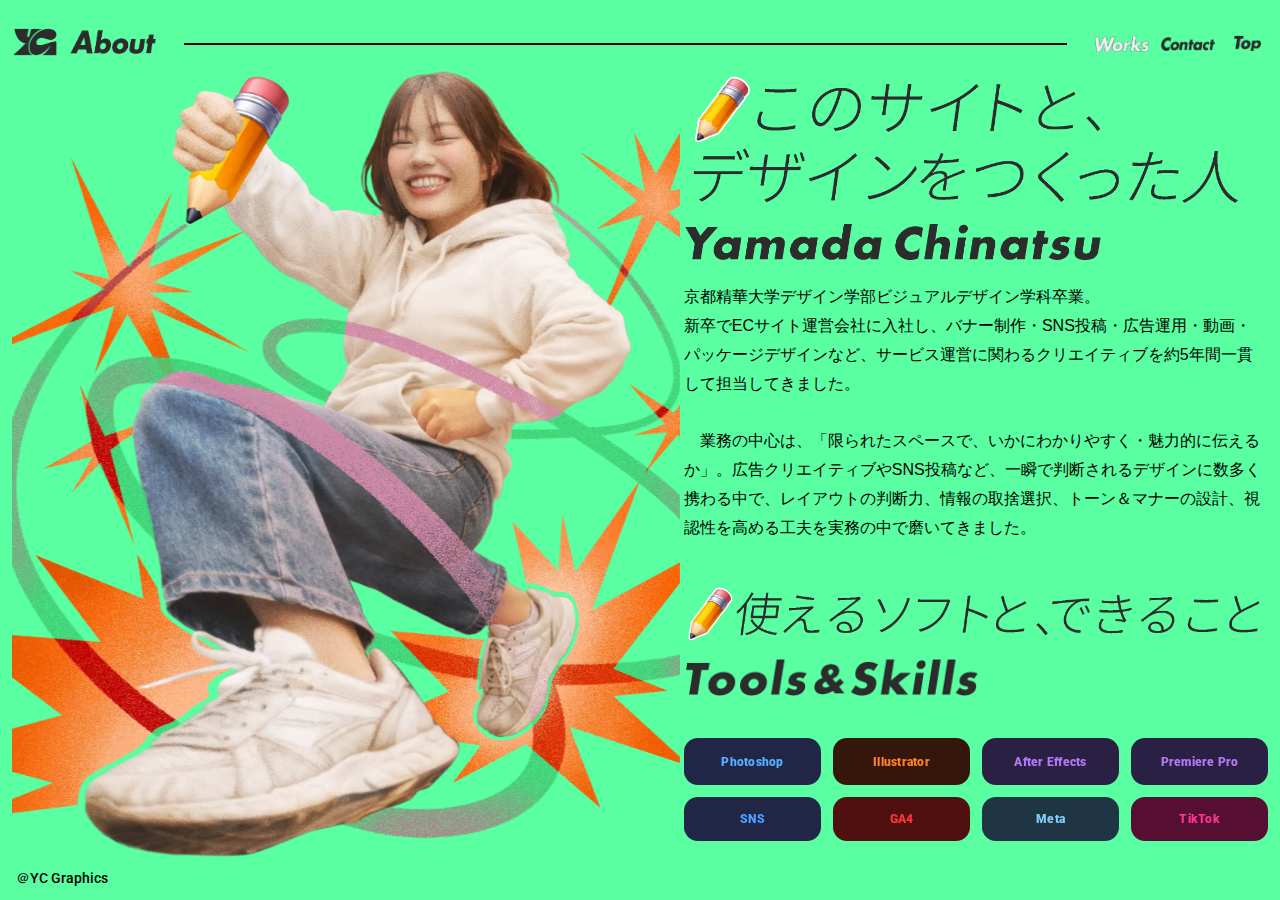
<file: about.html>
<!DOCTYPE html>
<html lang="ja">
<head>
  <meta charset="UTF-8" />
  <title>Detail 04 Page</title>
  <meta name="viewport" content="width=device-width, initial-scale=1" />
  <link rel="stylesheet" href="https://fonts.googleapis.com/css2?family=Kosugi&family=Roboto:wght@400;500;700;900&display=swap" />
  <style>
* { box-sizing: border-box; }
    html, body { height: 100%; 
      background: #59ffa1;}
    body {
      margin: 0;
      font-family:"Roboto","Kosugi",system-ui,-apple-system,BlinkMacSystemFont,"Helvetica Neue",Arial,sans-serif;
      background: #59ffa1;
      /* body を flex にすると、最大幅時にレイアウトが崩れやすいので通常の block に戻す */
      display: block;
    }
    /* contact.html / index.html と同じ考え方：一定幅以上は中央寄せ＋余白にする */
    .wrapper {
      width: 100%;
      max-width: 1500px;
      margin: 0 auto;
      padding: 12px;
      box-sizing: border-box;
      min-height: 100vh;
      display: flex;
      flex-direction: column;
    }
    

/* ===== HEADER ===== */
.header{
  display:flex;
  align-items:center;
  padding: 9px 0 0;
  gap:12px;
}

/* ロゴ（index.html基準のサイズ・比率で固定） */
.logo-link{
  display:block;
  position:relative;
  left:0px; /* align with paragraph/text column */
  top:-2px; /* keep current height alignment */
  width:46px;
  height:46px;
}
.logo-link img{
  width:100%;
  height:100%;
  display:block;
  object-fit:contain;
}

/* タイトル */
.page-title img{height:24px}

/* 黒線 */
.header-line{
  flex:1;
  height:2px;
  background:#000;
  margin:0 16px;
}

/* グローバルメニュー */
.nav{display:flex;gap:12px}
.nav-item{
  width:54px;
  height:28px;
}
.nav-item img{
  width:100%;
  height:100%;
  object-fit:contain;
}

/* Topのみ */
.nav-item.top{
  width:41px;
  height:16px;
  position:relative;
  top:5px;
}

.block {
      background: #cccccc;
      border-radius: 26px;
    }
    .logo {
      width: 46px;
      height: 46px;
      border-radius: 10px;
    }
    main.detail-layout {
      display: grid;
      grid-template-columns: 1.6fr 1.4fr;
      grid-template-rows: auto auto auto auto;
      grid-template-areas:
        "main text2"
        "main text3"
        "main title"
        "main thumbs";
      gap: 4px;
      flex:1 0 auto;
    }

    .main-visual {
      grid-area: main;
      /* 左ブロックを画像に置き換えるため */
      overflow: hidden;
      background: transparent;
      position: relative;
    }

    .main-visual .about-main-pic,
    .main-visual .about-main-pic img {
      width: 100%;
      height: 100%;
      display: block;
      transform-origin: center center;
      transition: transform 0.25s ease;
    }

    .about-main-pic img:hover{
      transform: scale(1.02) rotate(2deg);
    }
    .main-visual .about-main-pic img {
      object-fit: cover;
    }

    .text-secondary { grid-area:text2; min-height:18px; }
    .title-block { grid-area:title; min-height:18px; }

    .text-tertiary { grid-area:text3; }
    .thumb-grid {
      grid-area:thumbs;
      display:grid;
      grid-template-columns:repeat(4,1fr);
      gap:4px;
    }
    
    /* Tool grid (matches reference layout) */
    .thumb-grid.tool-grid{ gap:12px; }
    /* tool blocks */
.tool-pill{
  display:flex; align-items:center; justify-content:center;
  height: 44px;
  border-radius: 14px;
  font-weight: 900;
  font-size: 12px;
  letter-spacing: 0.02em;
  color: #fff; /* overridden per tool */
}
.tool-pill.ps{ background:#212647; color:#54b0ff; }
.tool-pill.ai{ background:#35160b; color:#ff8123; }
.tool-pill.ae{ background:#2a2044; color:#b377f4; }
.tool-pill.pr{ background:#2a2044; color:#b377f4; }
.tool-pill.sns{ background:#212647; color:#4ea0ff; }
.tool-pill.ga4{ background:#511010; color:#ff3636; }
.tool-pill.meta{ background:#203544; color:#7dceff; }
.tool-pill.tt{ background:#560f33; color:#ff3390; }
/* === Tool pills hover swap (label <-> description) === */
.tool-pill{
  position: relative;
  overflow: hidden;
}
.tool-pill .tool-label,
.tool-pill .tool-desc{
  position: absolute;
  inset: 0;
  display:flex;
  align-items:center;
  justify-content:center;
  padding: 0 10px;
  text-align:center;
  transition: opacity 0.22s ease, transform 0.22s ease;
  will-change: opacity, transform;
}
.tool-pill .tool-label{
  opacity: 1;
  transform: translateY(0);
}
.tool-pill .tool-desc{
  opacity: 0;
  transform: translateY(8px);
  white-space: nowrap;
}
.tool-pill:hover .tool-label,
.tool-pill:focus-visible .tool-label{
  opacity: 0;
  transform: translateY(-8px);
}
.tool-pill:hover .tool-desc,
.tool-pill:focus-visible .tool-desc{
  opacity: 1;
  transform: translateY(0);
}
.thumb-card {
      display:grid;
      grid-template-rows:3fr 1fr;
      gap:2px;
    }
    .thumb-image { background:#d5d5d5; border-radius:18px;}
    .thumb-caption { background:#d0d0d0; border-radius:18px;}

    .footer { margin-top:6px; height:22px;}

    @media (max-width:768px){
      .wrapper{padding:8px;}
      /* Keep TABLET layout between 601-768px (no layout swap).
         Only reduce minor sizes if needed. */
      .thumb-grid{ grid-template-columns:repeat(2,1fr); }
    }

    /* SP版のみ：左右ブロック配置を入れ替え（Tools側を左、プロフィール側を右） */
    @media (max-width:600px){
      main.detail-layout{
        grid-template-columns:1fr 1fr;
        grid-template-rows:auto auto auto;
        grid-template-areas:
          "main main"
          "title text2"
          "thumbs text3";
        gap: 8px;
        column-gap: 14px;

      }
      /* SPは右カラムが文章・左カラムがツール群なので、ツールは1列にして収まりを優先 */
      .thumb-grid{ grid-template-columns: repeat(2,1fr); }
    }


/* --- About hero image entry animation (<=3s) --- */
.about-main-pic img{
  /* 縮小 → 元サイズ + 途中で軽く回転 */
  animation: scaleTiltIn 2.4s cubic-bezier(.2,.9,.2,1) both;
  transform-origin: 50% 60%;
  will-change: transform;
}

/* 縮小→元サイズ、途中で軽く傾く */
@keyframes scaleTiltIn{
  0%   { transform: scale(0.85) rotate(0deg); }
  30%  { transform: scale(0.92) rotate(-6deg); }
  55%  { transform: scale(1.00) rotate(6deg); }
  75%  { transform: scale(1.00) rotate(-3deg); }
  100% { transform: scale(1.00) rotate(0deg); }
}

/* hover 時：軽く回転 */
.about-main-pic img:hover{
  transform: scale(1.02) rotate(2deg);
}


/* hover（アニメ終了後）: 少しだけ震える */
@keyframes hoverWiggle{
  0%   { transform: scale(1.02) rotate(0deg); }
  15%  { transform: scale(1.02) rotate(2deg); }
  30%  { transform: scale(1.02) rotate(-2deg); }
  45%  { transform: scale(1.02) rotate(1.5deg); }
  60%  { transform: scale(1.02) rotate(-1.5deg); }
  75%  { transform: scale(1.02) rotate(1deg); }
  100% { transform: scale(1.02) rotate(0deg); }
}

/* JSでアニメ終了後に .anim-done を付与してから hover を有効化 */
.about-main-pic img.anim-done:hover{
  animation: hoverWiggle 0.45s ease-in-out 1;
}
@media (prefers-reduced-motion: reduce){
  .about-main-pic img{ animation: none; }
  .about-main-pic img.anim-done:hover{ animation: none; }
}


/* --- About page right blocks (matched to screenshot) --- */
@import url('https://fonts.googleapis.com/css2?family=Noto+Sans+JP:wght@300;500;700&display=swap');

.block.text-secondary,
.block.text-tertiary,
.block.title-block,
.thumb-grid {
  background: transparent;
}

.about-title {
  display: flex;
  align-items: center;
  gap: 10px;
  margin: 0 0 10px 0;
}
  /* --- about heading image titles --- */
  .about-heading { display:flex; flex-direction: column; align-items:flex-start; gap: 10px; margin-bottom: 10px; }
  .about-heading-img { display:block; width: 100%; height: auto; max-width: 560px; }
  .about-heading-img--tools { display:block; width:100%; max-width: 720px; height:auto; }
  .tools-subtitle { display:block; width: min(418px,100%); height:auto; margin-top: 6px; }

  .name-sign { display:block; width: min(418px,100%); height:auto; margin-top: 10px; }
  /* prevent mysterious extra whitespace */
  .block.text-secondary, .block.title-block { padding: 0; }
  .block.text-tertiary { overflow: auto; min-height: 0;   border-radius:0;
    }
  .block.text-tertiary p { margin: 0; }
  .right-grid { min-height: 0; }
  main.detail-layout { min-height: 0; }


.about-title--small { margin-bottom: 0; }

.about-brush {
  width: 34px;
  height: auto;
  flex: 0 0 auto;
}

.about-heading {
  font-family: "Noto Sans JP", sans-serif;
  font-weight: 300;
  font-size: 32px;
  line-height: 1.1;
  margin: 0;
  letter-spacing: 0.02em;
}

.about-name {
  display: block;
  width: 220px;
  max-width: 100%;
  height: auto;
  margin-top: 12px;
}

.about-scroll {
  height: 100%;
  max-height: 100%;
  overflow: auto;
  padding-right: 6px;
}

.about-scroll p {
  font-family: "Noto Sans JP", sans-serif;
  font-weight: 300;
  font-size: 16px;
  line-height: 1.8;
  margin: 0;
}

.about-brackets {
  font-weight: 500;
}

/* custom scrollbar (webkit only) */
.about-scroll::-webkit-scrollbar { width: 8px; }
.about-scroll::-webkit-scrollbar-thumb { background: rgba(0,0,0,0.25); border-radius: 999px; }
.about-scroll::-webkit-scrollbar-track { background: rgba(0,0,0,0.08); border-radius: 999px; }

/* Skills grid */
.thumb-grid{
  display: grid;
  grid-template-columns: repeat(4, minmax(0, 1fr));
  gap: 10px;
  align-content: start;
}

.skill-col{
  display: flex;
  flex-direction: column;
  gap: 8px;
  min-width: 0;
}

.skill-head{
  font-family: "Noto Sans JP", sans-serif;
  font-weight: 700;
  font-size: 12px;
  padding: 10px 12px;
  border-radius: 12px;
  color: #fff;
  text-align: center;
}

.skill-head--ps{ background:#1d5cff; }
.skill-head--ai{ background:#ff7a00; }
.skill-head--ae{ background:#7a3cff; }
.skill-head--pr{ background:#0b1b5a; }

.skill-pills{
  display: grid;
  grid-template-columns: 1fr;
  gap: 6px;
}

.pill{
  font-family: "Noto Sans JP", sans-serif;
  font-weight: 500;
  font-size: 11px;
  padding: 8px 10px;
  border-radius: 999px;
  background: rgba(255,255,255,0.92);
  color: #111;
  text-align: center;
  white-space: nowrap;
  overflow: hidden;
  text-overflow: ellipsis;
}

.pill--light{
  background: rgba(255,255,255,0.78);
}

@media (max-width: 1024px){
  .about-heading{ font-size: 28px; }
  .thumb-grid{ grid-template-columns: repeat(2, minmax(0, 1fr)); }
}

@media (max-width: 600px){
  .about-wrapper{padding:20px;}
  .main-visual{min-height:46vh;}

  .text-content{font-size:13px; line-height:1.75;}

  /* tool pills: keep compact + inside the left column */
  .thumb-grid{grid-template-columns:1fr; gap:12px;}
  .thumb-grid.tool-grid{max-width:260px; margin:0 auto;}
  .pill{padding:12px 16px; border-radius:18px;}

  /* headings: keep same scale + avoid oversized tools subtitle */
  .about-heading-img,
  .about-heading-img--tools{max-width:260px; width:100%; height:auto;}

  .tools-subtitle{max-width:260px; width:80%; height:auto; margin:6px 0;}
}



    /* spacing tweak: keep ~20px between text blocks on PC/tablet */
    @media (min-width: 769px){
      .text-tertiary{ margin-top: 20px; }
    }
    @media (max-width: 600px){
      .text-tertiary{ margin-top: 12px; }
    }

/* === spacing tighten patch === */
@media (min-width: 769px){
  .text-secondary { margin-bottom: 10px !important; }
  .text-tertiary { margin-top: 10px !important; margin-bottom: 10px !important; }
  .title-block   { margin-top: 10px !important; margin-bottom: 10px !important; }
  .thumb-grid    { margin-top: 10px !important; }
}

/* tool block thickness +5px */
.tool-pill.top{ min-height: 47px !important; padding: 12px 8px !important; }
.tool-pill.mid{ min-height: 41px !important; padding: 11px 8px !important; }


/* === PC only tighter spacing override === */
@media (min-width: 1025px){
  /* PC: tighten gaps */
  .right-block-1 { margin-bottom: 0px !important; }
  .right-block-2 { margin-top: 10px !important; margin-bottom: 0px !important; }
  .right-block-3 { margin-top: 20px !important; margin-bottom: 0px !important; }
  .right-tools   { margin-top: 12px !important; }
}
.right-block-2 { margin-top: 10px !important; margin-bottom: 10px !important; }
  .right-block-3 { margin-top: 10px !important; margin-bottom: 10px !important; }
  .right-tools   { margin-top: 10px !important; }


/* === Override 2026-01-15 (PC & Tablet spacing + Tablet fit) === */
@media (min-width: 1025px){
  /* tighten gap between name and paragraph (PC only) */
  .text-secondary{ margin-bottom: 0 !important; }
  .text-tertiary{ margin-top: 0 !important; }

  /* keep Tools & Skills image small (PC only) */
  .tools-subtitle{
    /* Keep Tools & Skills size aligned with name-sign on PC */
    width: min(418px, 100%) !important;
    max-width: 418px !important;
  }
  /* keep profile text from pushing layout on PC */
  .about-scroll{ max-height: 260px !important; }
}


@media (min-width: 769px) and (max-width: 1024px){
  /* tighten gap between name and paragraph (Tablet only) */
  .text-secondary{ margin-bottom: 10px !important; }
  .text-tertiary{ margin-top: 0 !important; }

  /* Make everything fit within first view on tablet */
  .about-scroll{
    max-height: 220px !important;
  }
  .about-scroll p{
    font-size: 13px !important;
    line-height: 1.9 !important;
  }

  .thumb-grid.tool-grid{
    row-gap: 10px !important;
    column-gap: 10px !important;
  }
  .tool-pill{
    height: 40px !important;
    font-size: 12px !important;
    padding: 10px 14px !important;
  }

  .footer{
    margin-top: 6px !important;
    font-size: 12px !important;
  }
  /* Tools & Skills image: 80% on tablet */
  .tools-subtitle{ width: min(334px, 100%) !important; max-width: 334px !important; }
}


/* === SP only fix (two-column tools + keep @YC Graphics visible) === */
@media (max-width: 600px){
  /* tools: 2 columns (requested) */
  .thumb-grid.tool-grid{
    grid-template-columns: repeat(2, minmax(0, 1fr)) !important;
    gap: 10px !important;
    max-width: none !important;
    margin: 0 !important;
  }
  /* compact pill height so everything can fit */
  .tool-pill{
    height: 40px !important;
    font-size: 11px !important;
    border-radius: 16px !important;
    padding: 10px 8px !important;
  }

  /* slightly reduce the hero height on SP to free vertical space */
  .main-visual{ min-height: 32vh !important; }

  /* keep headings compact on SP */
  .about-heading-img,
  .about-heading-img--tools{
    max-width: 200px !important;
  }
  /* Keep Tools & Skills image the SAME width as the name-sign on SP */
  .name-sign{
    width: 100% !important;
    max-width: 200px !important;
    height: auto !important;
    margin-top: 6px !important;
  }
  .tools-subtitle{
    width: 100% !important;
    max-width: 200px !important;
    height: auto !important;
    margin-top: 4px !important;
  }

  /* text box: limit height so it doesn't push footer out */
  .about-scroll{ max-height: 180px !important; }

  /* make sure footer is always visible without scrolling */
  .wrapper{ padding-bottom: 40px !important; }
  .footer{
    position: fixed !important;
    left: 0 !important;
    right: 0 !important;
    bottom: 0 !important;
    margin: 0 !important;
    height: auto !important;
    z-index: 999 !important;
    background: transparent !important;
    pointer-events: none; /* keep it purely visual */
  }
  .footer > div{
    font-size: 12px !important;
    padding: 6px 12px !important;
  }
}


/* SP用：編集ソフト＆できること 画像差し替え */
.about-heading-img--tools-sp{
  display:none;
  width:100%;
  max-width: 720px;
  height:auto;
}
@media (max-width: 600px){
  .about-heading-img--tools{ display:none; }
  .about-heading-img--tools-sp{ display:block; }
}


@media (max-width: 600px){
  /* final alignment polish: align with Tools & Skills baseline */
  .name-sign{
    margin-top: 12px !important;
  }
}

</style>
</head>
<body>
<div class="wrapper">
  <header class="header">
  <a href="index.html" class="logo-link">
    <img src="picture/logo-top.webp" alt="logo">
  </a>
  <div class="page-title">
    <img src="picture/about-B.webp" alt="about">
  </div>
  <div class="header-line"></div>
  <nav class="nav">
    <a class="nav-item" href="works.html">
      <img src="picture/works-B.webp" alt="works">
    </a>
    <a class="nav-item" href="contact.html">
      <img src="picture/contact-B.webp" alt="contact">
    </a>
    <a class="nav-item top" href="index.html">
      <img src="picture/top-B.webp" alt="top">
    </a>
  </nav>
</header>

  <main class="detail-layout">
    <section class="block main-visual">
      <picture class="about-main-pic">
        <!-- SP -->
        <source media="(max-width: 600px)" srcset="picture/about-model(SP).webp">
        <!-- Tablet -->
        <source media="(max-width: 1024px)" srcset="picture/about-model(tablet).webp">
        <!-- PC -->
        <img src="picture/about-model(PC).webp" alt="About image">
      </picture>
    </section>
    <section class="block text-secondary">
        <div class="about-heading">
          <img src="picture/about-text1.webp" alt="このサイトと、デザインをつくった人" class="about-heading-img">
        </div>
        <img class="name-sign" src="picture/about-name.webp" alt="Yamada Chinatsu"></section>
    <section class="block text-tertiary">
        <div class="about-scroll" aria-label="プロフィール本文">
          <p>京都精華大学デザイン学部ビジュアルデザイン学科卒業。<br>
新卒でECサイト運営会社に入社し、バナー制作・SNS投稿・広告運用・動画・パッケージデザインなど、サービス運営に関わるクリエイティブを約5年間一貫して担当してきました。<br><br>
　業務の中心は、「限られたスペースで、いかにわかりやすく・魅力的に伝えるか」。広告クリエイティブやSNS投稿など、一瞬で判断されるデザインに数多く携わる中で、レイアウトの判断力、情報の取捨選択、トーン＆マナーの設計、視認性を高める工夫を実務の中で磨いてきました。<br><br>
　また、制作だけでなく、数値や反応を見ながら改善する運用視点を持ち、「作って終わり」ではなく、どうすれば届くか・どうすれば使われるかを考えながらデザインしています。<br><br>
　今後も、ブランドやサービスの背景に寄り添いながら、見る人が思わず目を留め、自然と行動につながるデザインを、チームの一員として丁寧に積み重ねていきたいと考えています。</p>
        </div>
      </section>
    <section class="block title-block">
        <div class="about-heading">
          <img src="picture/about-text2.webp" alt="編集ソフト＆できること" class="about-heading-img about-heading-img--tools">
          <img src="picture/about-text1(SP).webp" alt="編集ソフト＆できること" class="about-heading-img about-heading-img--tools-sp">
        <img class="tools-subtitle" src="picture/about-title2.webp" alt="Tools &amp; Skills">
</div></section>
    
    <section class="thumb-grid tool-grid">
          <div class="tool-pill top ps" tabindex="0"><span class="tool-label">Photoshop</span><span class="tool-desc">レタッチ/イラスト</span></div>
          <div class="tool-pill top ai" tabindex="0"><span class="tool-label">Illustrator</span><span class="tool-desc">DTP/WEB</span></div>
          <div class="tool-pill top ae" tabindex="0"><span class="tool-label">After Effects</span><span class="tool-desc">動画編集</span></div>
          <div class="tool-pill top pr" tabindex="0"><span class="tool-label">Premiere Pro</span><span class="tool-desc">動画編集</span></div>

          <div class="tool-pill mid sns" tabindex="0"><span class="tool-label">SNS</span><span class="tool-desc">広告運用・インサイト分析</span></div>
          <div class="tool-pill mid ga4" tabindex="0"><span class="tool-label">GA4</span><span class="tool-desc">広告運用</span></div>
          <div class="tool-pill mid meta" tabindex="0"><span class="tool-label">Meta</span><span class="tool-desc">広告・投稿運用</span></div>
          <div class="tool-pill mid tt" tabindex="0"><span class="tool-label">TikTok</span><span class="tool-desc">投稿運用</span></div>
        </section>

  </main>

  <footer class="block footer" style="background:transparent !important;">
  <div style="padding:4px;font-size:14px;font-weight:500;font-family:'Roboto','Kosugi',sans-serif;text-align:left;">
    ＠YC Graphics
  </div>
</footer>
</div>

<script>
  // entry animation が終わった後に hover の「震え」を有効化
  window.addEventListener('DOMContentLoaded', () => {
    const img = document.querySelector('.about-main-pic img');
    if (!img) return;
    setTimeout(() => {
      img.classList.add('anim-done');
    }, 2400); // scaleTiltIn 2.4s
  });
</script>

</body>
</html>
</file>
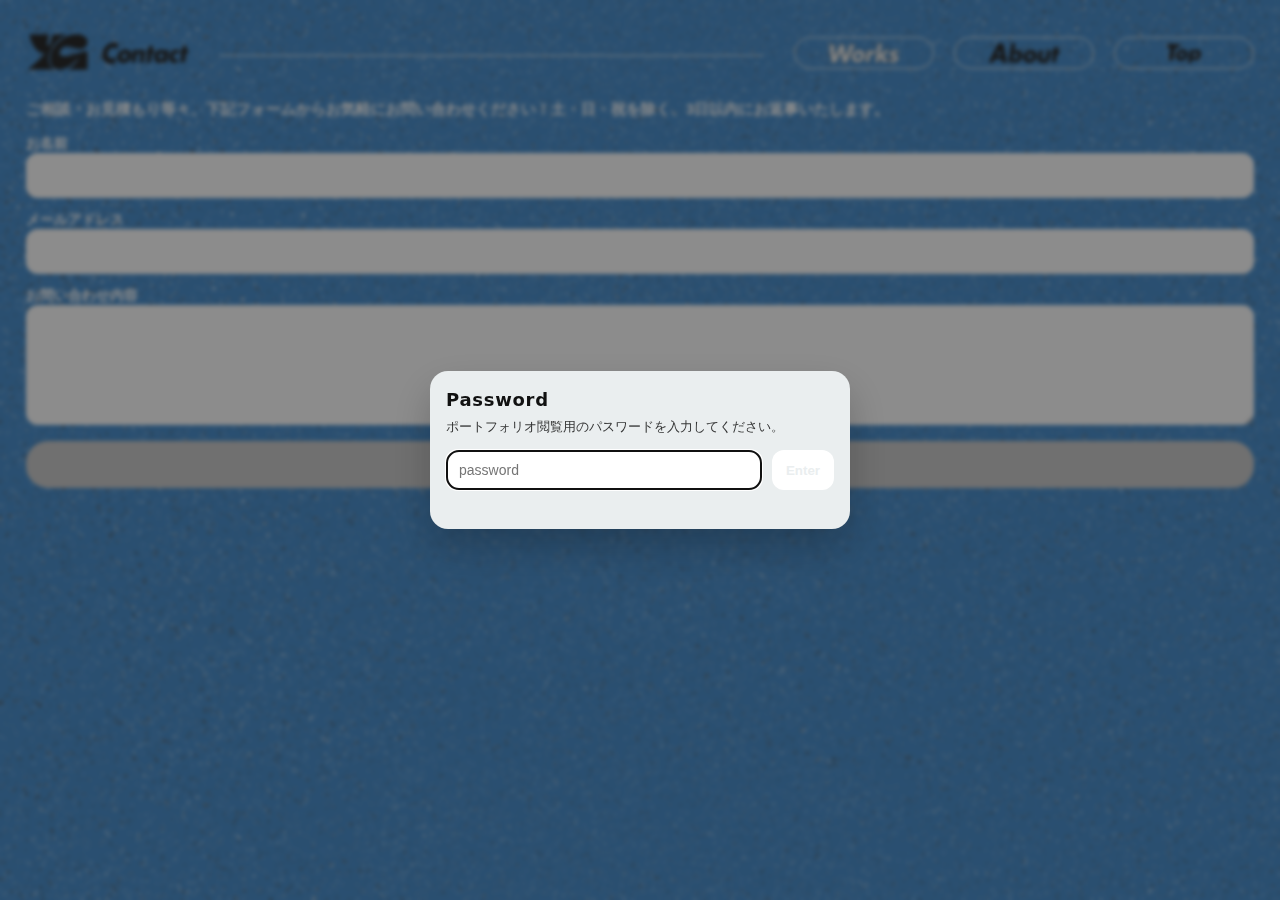
<file: contact.html>
<!DOCTYPE html>

<html lang="ja">
<head>
<meta charset="utf-8"/>
<title>Contact</title>
<meta content="width=device-width, initial-scale=1" name="viewport"/>
<style>
*{box-sizing:border-box}
body{
  margin:0;
  font-family:sans-serif;
  background:#4d91ce;
  color:#eaeeef;
  position:relative;
}
body::before{
  content:"";
  position:fixed;
  inset:0;
  background:url("picture/noise-texture.webp") repeat;
  opacity:0.8;
  pointer-events:none;
  z-index:0;
}
.wrapper{
  max-width:1500px;
  margin:0 auto;
  padding:27px 26px 20px;
  position:relative;
  z-index:1;
}

/* ===== HEADER ===== */
.header{
  /* ヘッダー全体：index.html の余白バランスを基準（SP/PCどちらも同じ見え方） */
  display:flex;
  align-items:center;
  gap:12px;

  /* 影響：ヘッダー上下の余白（ロゴ/タイトル/白線/ナビが縦にズレる要因） */
  padding:6px 0 14px;

  /* 影響：PC版でロゴ位置が大きくズレて見える原因になりやすいので無効化
     ※SP版は下の「SPヘッダー統一パッチ」で別途制御しているため、SPの見え方は維持されます */
  transform:none;
}

/* ロゴ */
.logo-link{
  /* ロゴのリンク領域 */
  display:block;
  position:relative;
  left:0;
  top:0; /* ★PC版：以前の位置に戻す（SPは下のSPパッチで上書き） */
  width:64px;
  height:auto;
  flex:0 0 auto;
}
/* ロゴ画像の表示（PC/SP共通）
   影響：ロゴ画像の見え方のみ。位置は .logo-link で制御します。 */
.logo-link img{
  width:100%;
  height:auto;
  display:block;
  object-fit:contain;
}

/* ロゴ画像自体の表示（index.html基準） */



/* タイトル */
.page-title img{height:22px}

/* 白線 */
.header-line{
  flex:1;
  height:1px;
  background:#eaeeef;
  margin:0 18px;
}

/* ナビ */
.nav{
  display:flex;
  align-items:center;
  justify-content:flex-end;
  gap:20px;              /* about.html の間隔感 */
  position:relative;
  top:0;
}

/* ピル(丸枠) */
.nav-item{
  display:inline-flex;
  align-items:center;
  justify-content:center;
  width:140px;           /* 3つとも同サイズ */
  height:32px;
  padding:0 14px;
  border:1px solid #eaeeef;  /* 細い枠 */
  border-radius:999px;
  box-sizing:border-box;
  overflow:hidden;       /* 中の画像はみ出し防止 */
}

/* 以前の微調整を無効化（aboutと同じ見え方に寄せる） */
.nav-item.about{
  left:0 !important;
  margin-right:0 !important;
}

/* ボタン画像（枠内に収める） */
.nav-item img{
  height:20px;
  width:auto;
  max-width:100%;
  object-fit:contain;
  display:block;
}

/* SPだけ：3つが画面内に収まるよう縮小（並びは維持） */
@media (max-width: 768px){
  .nav{
    gap:8px;
  }
  .nav-item{
    width:72px;
    height:26px;
    padding:0 8px;
    border-width:2px;
  }
  .nav-item img{
    height:16px;
  }

  /* --- SP: header overflow fix (iPhone mini etc) --- */
@media (max-width:768px){
  /* ページ全体は横スクロールさせない */
  .wrapper{ overflow-x:hidden; }

  /* ヘッダーだけ横スクロールOKにする */
  .header{
    overflow-x:auto;
    -webkit-overflow-scrolling:touch;
    white-space:nowrap;
  }
  .header::-webkit-scrollbar{ display:none; }

  /* ヘッダー内の各要素を縮ませず、横並び固定 */
  .logo-link,
  .page-title,
  .nav,
  .nav-item{
    flex:0 0 auto !important;
  }

  /* 右寄せ(auto)で崩れることがあるので、SPでは解除 */
  .nav{ margin-left:0 !important; flex-wrap:nowrap; }
}

  
}
/* ===== FORM ===== */
p{font-size:14px}
label{
  font-size:14px;
  color:#eaeeef;
  font-weight:900;
  font-family: "Arial Black", "Helvetica Neue", Helvetica, Arial, sans-serif;
}
/* contactフォームの中だけに効かせる（Passwordモーダルに干渉させない） */
#contactForm input,
#contactForm textarea{
  width:100%;
  padding:14px;
  border-radius:12px;
  border:none;
  font-size:15px;
  margin-bottom:12px;
  background:#fff;
  color:#111;
}
#contactForm textarea{height:120px}

#contactForm button{
  width:100%;
  padding:14px;
  border:none;
  border-radius:22px;
  background:#ccc;
  font-size:15px;
}
#contactForm button[disabled]{cursor:not-allowed}
#contactForm button:not([disabled]){cursor:pointer;background:#ffffff}

button[disabled]{cursor:not-allowed}
button:not([disabled]){cursor:pointer;background:#ffffff}

/* ===== Intro text (修正箇所) ===== */
.contact-intro{
  color:#eaeeef;
  text-shadow:none;

  color:#eaeeef;
  font-weight:900; /* 800以上を指定 */
  font-family: "Arial Black", "Helvetica Neue", Helvetica, Arial, sans-serif;
  font-size:15px;
  /* 0.6px 相当の外側縁取り */
}
/* PC/Tabletのみ微調整（SPのヘッダー統一には影響させない） */
@media (min-width: 769px){
  .nav-item.about{position:relative; left:2px; margin-right:-8px;}
}


/* =========================================================
   SPヘッダー統一パッチ（index.html のSP見え方を基準に揃える）
   影響：768px以下のヘッダー（ロゴ/白線/ナビピル）だけに作用します。
   目的：ページごとに異なっていた「枠線の太さ・位置・余白」を index.html と同一にする。
   注意：PC/Tablet（769px以上）の見え方は、既存の調整を優先するため基本的に触りません。
   ========================================================= */
@media (max-width: 768px){
  /* ヘッダー全体の上下余白（index.html基準） */
  .header{
    padding: 6px 0 14px !important;
    position: relative !important;
    top: -5px !important; /* SPのみ +5px 上へ */
    transform: none !important; /* contact.html にあったSP時のズラしを無効化 */
  }

  /* ロゴ位置（SPはズラさず揃える） */
  .logo-link{
top: 0 !important;
left: 0 !important;
width: 64px !important;
height: auto !important; /* index.html同様：高さ固定をやめ、ロゴが小さくならないようにする */
flex: 0 0 auto !important;
}

  /* タイトル画像は高さだけ統一（各ページの画像自体はそのまま） */
  .page-title img{
    height: 22px !important;
  }

  /* 白線の位置/余白（index.html基準） */
  .header-line{
    margin: 0 18px !important;
    height: 1px !important;
  }

  /* ナビ（ピル） */
  .nav{
    gap: 8px !important;
    top: 0 !important;
    margin-left: auto !important;
  }

  /* ピルのサイズ（index.html基準） + 枠線の太さを統一（太くしない） */
  .nav-item,
  .nav-item.top{
    width: 72px !important;
    height: 26px !important;
    padding: 0 8px !important;
    border-width: 1px !important;
  }

  /* ピル内の画像サイズ（index.html基準） */
  .nav-item img{
    height: 16px !important;
  }
}


/* PCのみ Contactタイトルを3px下げる */
@media (min-width: 769px){
  .page-title img{
    position: relative;
    top: 3px;
  }
}


/* 白横棒線を下に+2px（PC/SP共通） */
.header-line{
  position: relative;
  top: 2px;
}


/* PCのみ 白横棒線を合計+4px下げる */
@media (min-width: 769px){
  .header-line{
    top: 4px !important;
  }
}

</style>
<style>
body, 
label, 
p, 
h1, h2, h3, h4, h5, h6, 
span, 
a {
    color: #ffffff !important;
}

/* ================================
   PCのみ：右側カテゴリボタンを+1px下げる
   ================================ */
@media (min-width: 769px){
  .nav{
    position: relative;
    top: 1px;
  }
}

</style>

<!-- =========================
  Password Gate（3日で再ログイン）
  ※ js/auth.js を読み込む
========================= -->
<script src="js/auth.js?v=2" defer></script>


</head>
<body>
<div class="wrapper">
<header class="header">
<a class="logo-link" href="index.html">
<img alt="logo" src="picture/logo-top.webp"/>
</a>
<div class="page-title">
<img alt="contact" src="picture/contact-B.webp"/>
</div>
<div class="header-line"></div>
<nav class="nav">
<a class="nav-item" href="works.html"><img alt="works" src="picture/works-B.webp"/></a>
<a class="nav-item about" href="about.html"><img alt="about" src="picture/about-B.webp"/></a>
<a class="nav-item top" href="index.html"><img alt="top" src="picture/top-B.webp"/></a>
</nav>
</header>
<p class="contact-intro">ご相談・お見積もり等々、下記フォームからお気軽にお問い合わせください！土・日・祝を除く、3日以内にお返事いたします。</p>
<form id="contactForm" novalidate="">
<label>お名前</label>
<input id="name" name="name" required="" type="text"/>
<label>メールアドレス</label>
<input id="email" name="email" required="" type="email"/>
<label>お問い合わせ内容</label>
<textarea id="message" name="message" required=""></textarea>
<button disabled="" id="submitBtn" type="submit">送信</button>
</form>
</div>
<script>
(function(){
  const form = document.getElementById('contactForm');
  const btn = document.getElementById('submitBtn');
  const requiredIds = ['name','email','message'];

  function isValid(){
    for(const id of requiredIds){
      const el = document.getElementById(id);
      if(!el || !el.value.trim() || !el.checkValidity()) return false;
    }
    return true;
  }
  function updateButton(){ btn.disabled = !isValid(); }

  requiredIds.forEach(id=>{
    const el = document.getElementById(id);
    if(el){ el.addEventListener('input', updateButton); el.addEventListener('change', updateButton); }
  });
  updateButton();

  form.addEventListener('submit', function(e){
    e.preventDefault();
    if(!isValid()) return;

    const subject = 'お問い合わせ（ポートフォリオサイト）';
    const body = [
      'お名前：' + name.value,
      'メールアドレス：' + email.value,
      '',
      'お問い合わせ内容：',
      message.value
    ].join('\n');

    window.location.href =
      'mailto:yama42747@gmail.com?subject=' +
      encodeURIComponent(subject) + '&body=' + encodeURIComponent(body);
  });
})();
</script>
</body>
</html>
</file>
